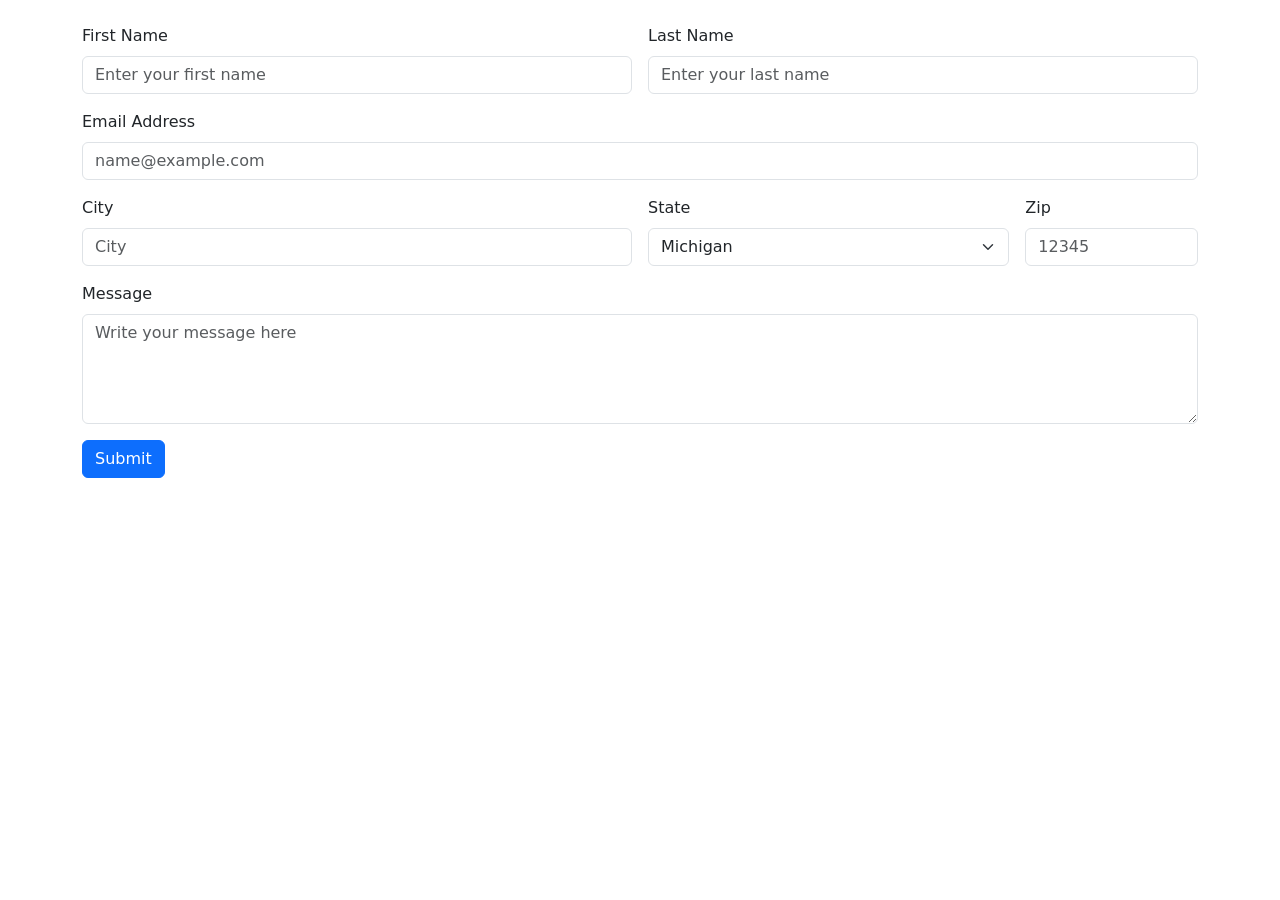
<file: index.html>
<!DOCTYPE html>
<html lang="en">
  <head>
    <meta charset="UTF-8" />
    <meta name="viewport" content="width=device-width, initial-scale=1.0" />
    <title>Form Project</title>
    <link
      href="https://cdn.jsdelivr.net/npm/bootstrap@5.3.3/dist/css/bootstrap.min.css"
      rel="stylesheet"
      integrity="sha384-QWTKZyjpPEjISv5WaRU9OFeRpok6YctnYmDr5pNlyT2bRjXh0JMhjY6hW+ALEwIH"
      crossorigin="anonymous"
    />
  </head>
  <body class="container">
    <main class="py-4">
      <form action="#" method="post" class="row g-3 needs-validation" novalidate>
        <div class="col-md-6">
          <label for="firstName" class="form-label">First Name</label>
          <input
            type="text"
            class="form-control"
            id="firstName"
            name="firstName"
            placeholder="Enter your first name"
            required
          />
        </div>

        <div class="col-md-6">
          <label for="lastName" class="form-label">Last Name</label>
          <input
            type="text"
            class="form-control"
            id="lastName"
            name="lastName"
            placeholder="Enter your last name"
            required
          />
        </div>

        <div class="col-md-12">
          <label for="email" class="form-label">Email Address</label>
          <input
            type="email"
            class="form-control"
            id="email"
            name="email"
            placeholder="name@example.com"
            required
          />
        </div>

        <div class="col-md-6">
          <label for="city" class="form-label">City</label>
          <input
            type="text"
            class="form-control"
            id="city"
            name="city"
            placeholder="City"
            required
          />
        </div>

        <div class="col-md-4">
          <label for="state" class="form-label">State</label>
          <select class="form-select" id="state" name="state" required>
            <option value="Ohio">Ohio</option>
            <option value="Texas">Texas</option>
            <option value="Michigan" selected>Michigan</option>
            <option value="Florida">Florida</option>
            <option value="California">California</option>
          </select>
        </div>

        <div class="col-md-2">
          <label for="zip" class="form-label">Zip</label>
          <input
            type="text"
            class="form-control"
            id="zip"
            name="zip"
            inputmode="numeric"
            pattern="[0-9]{5}"
            placeholder="12345"
            required
          />
        </div>

        <div class="col-12">
          <label for="message" class="form-label">Message</label>
          <textarea
            class="form-control"
            id="message"
            name="message"
            rows="4"
            placeholder="Write your message here"
            required
          ></textarea>
        </div>

        <div class="col-12">
          <button type="submit" class="btn btn-primary">Submit</button>
        </div>
      </form>
    </main>
  </body>
</html>
</file>
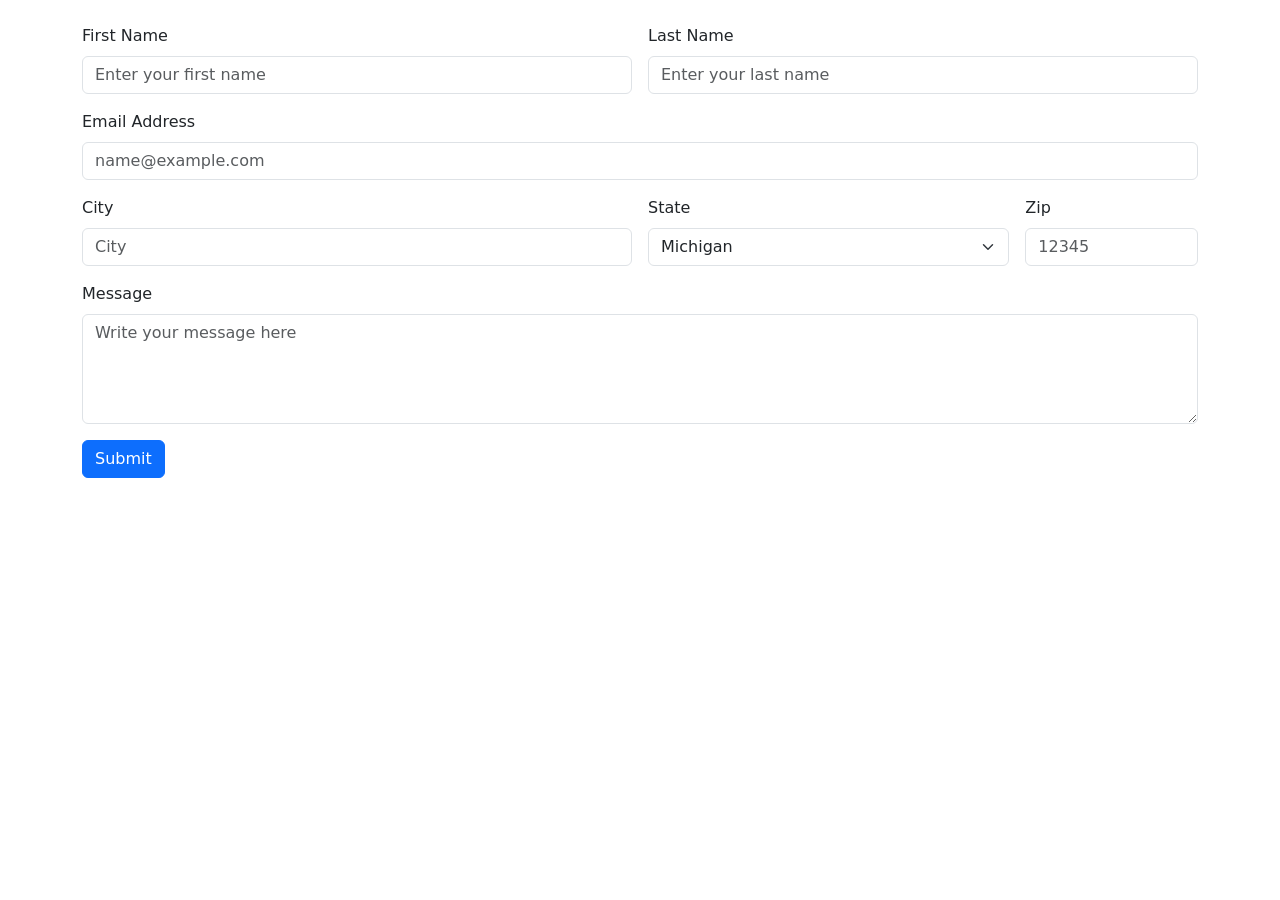
<file: assignments/assignment_1/index.html>
<!DOCTYPE html>
<html lang="en">
  <head>
    <meta charset="UTF-8" />
    <meta name="viewport" content="width=device-width, initial-scale=1.0" />
    <title>Form Project</title>
    <link
      href="https://cdn.jsdelivr.net/npm/bootstrap@5.3.3/dist/css/bootstrap.min.css"
      rel="stylesheet"
      integrity="sha384-QWTKZyjpPEjISv5WaRU9OFeRpok6YctnYmDr5pNlyT2bRjXh0JMhjY6hW+ALEwIH"
      crossorigin="anonymous"
    />
  </head>
  <body class="container">
    <main class="py-4">
      <form action="#" method="post" class="row g-3">
        <div class="col-md-6">
          <label for="firstName" class="form-label">First Name</label>
          <input
            type="text"
            class="form-control"
            id="firstName"
            name="firstName"
            placeholder="Enter your first name"
            required
          />
        </div>

        <div class="col-md-6">
          <label for="lastName" class="form-label">Last Name</label>
          <input
            type="text"
            class="form-control"
            id="lastName"
            name="lastName"
            placeholder="Enter your last name"
            required
          />
        </div>

        <div class="col-md-12">
          <label for="email" class="form-label">Email Address</label>
          <input
            type="email"
            class="form-control"
            id="email"
            name="email"
            placeholder="name@example.com"
            required
          />
        </div>

        <div class="col-md-6">
          <label for="city" class="form-label">City</label>
          <input
            type="text"
            class="form-control"
            id="city"
            name="city"
            placeholder="City"
            required
          />
        </div>

        <div class="col-md-4">
          <label for="state" class="form-label">State</label>
          <select class="form-select" id="state" name="state" required>
            <option value="Ohio">Ohio</option>
            <option value="Texas">Texas</option>
            <option value="Michigan" selected>Michigan</option>
            <option value="Florida">Florida</option>
            <option value="California">California</option>
          </select>
        </div>

        <div class="col-md-2">
          <label for="zip" class="form-label">Zip</label>
          <input
            type="text"
            class="form-control"
            id="zip"
            name="zip"
            inputmode="numeric"
            pattern="[0-9]{5}"
            placeholder="12345"
            required
          />
        </div>

        <div class="col-12">
          <label for="message" class="form-label">Message</label>
          <textarea
            class="form-control"
            id="message"
            name="message"
            rows="4"
            placeholder="Write your message here"
            required
          ></textarea>
        </div>

        <div class="col-12">
          <button type="submit" class="btn btn-primary">Submit</button>
        </div>
      </form>
    </main>
  </body>
</html>
</file>
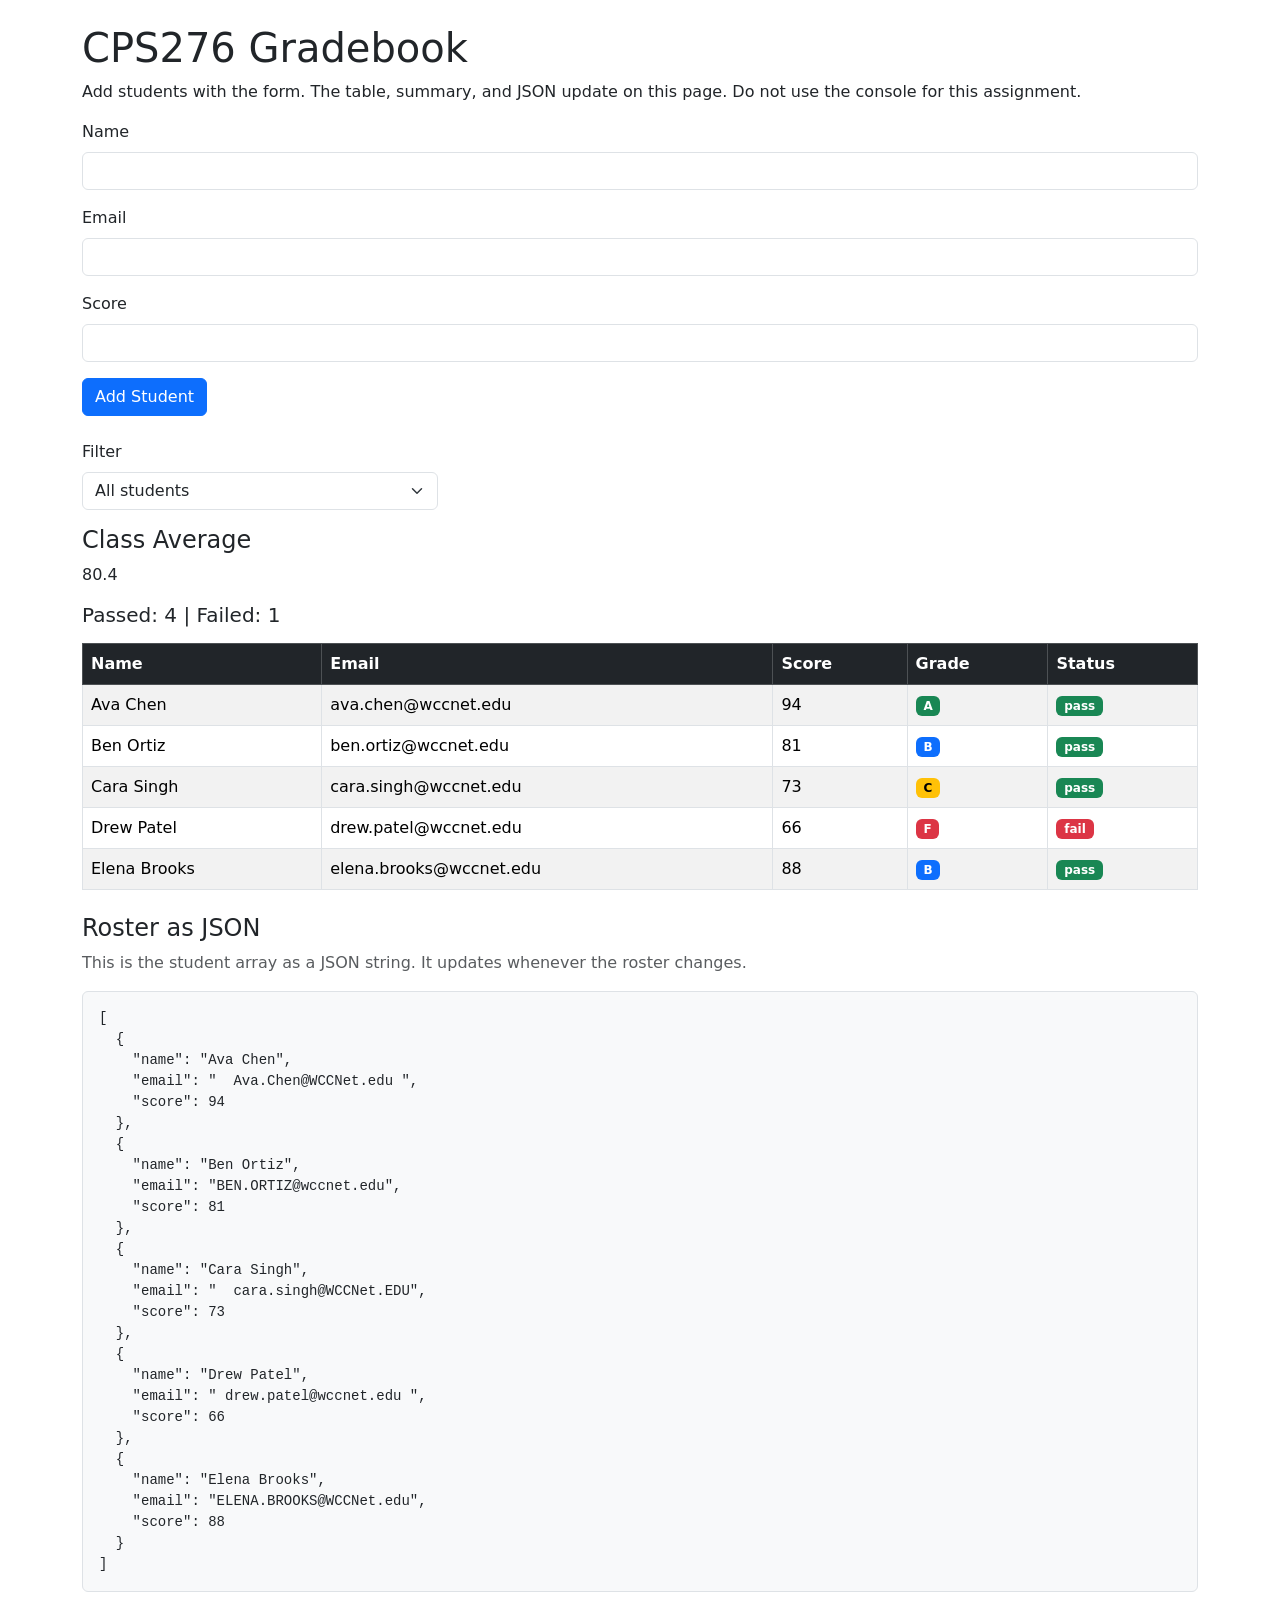
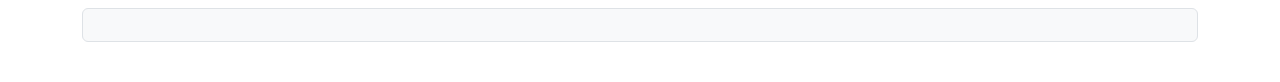
<file: assignments/assignment_10/index.html>
<!DOCTYPE html>
<html lang="en">
<head>
  <meta charset="utf-8">
  <meta name="viewport" content="width=device-width, initial-scale=1">
  <title>CPS276 Gradebook</title>
  <link href="https://cdn.jsdelivr.net/npm/bootstrap@5.3.3/dist/css/bootstrap.min.css" rel="stylesheet">
</head>

<body class="container py-4">

  <h1>CPS276 Gradebook</h1>

  <p>
    Add students with the form. The table, summary, and JSON update
    on this page. Do not use the console for this assignment.
  </p>

  <!-- Add Student Form -->
  <form id="studentForm" class="mb-4">

    <div class="mb-3">
      <label for="nameInput" class="form-label">Name</label>
      <input
        type="text"
        id="nameInput"
        class="form-control"
      >
    </div>

    <div class="mb-3">
      <label for="emailInput" class="form-label">Email</label>
      <input
        type="text"
        id="emailInput"
        class="form-control"
      >
    </div>

    <div class="mb-3">
      <label for="scoreInput" class="form-label">Score</label>
      <input
        type="number"
        id="scoreInput"
        class="form-control"
      >
    </div>

    <button type="submit" class="btn btn-primary">
      Add Student
    </button>

    <p id="formError" class="text-danger mt-2"></p>

  </form>

  <!-- Student Filter -->
  <div class="row mb-3">
    <div class="col-md-4">

      <label for="filterSelect" class="form-label">Filter</label>

      <select id="filterSelect" class="form-select">
        <option value="all">All students</option>
        <option value="pass">Passing</option>
        <option value="fail">Failing</option>
      </select>

    </div>
  </div>

  <h2 class="h4">Class Average</h2>

  <p id="averageDisplay">0.0</p>

  <h2 class="h5">
    Passed: <span id="passedDisplay">0</span>
    |
    Failed: <span id="failedDisplay">0</span>
  </h2>

  <table class="table table-striped table-bordered mt-3">

    <thead class="table-dark">
      <tr>
        <th>Name</th>
        <th>Email</th>
        <th>Score</th>
        <th>Grade</th>
        <th>Status</th>
      </tr>
    </thead>

    <tbody id="studentTableBody"></tbody>

  </table>

  <h2 class="h4 mt-4">Roster as JSON</h2>

<p class="text-muted">
  This is the student array as a JSON string. It updates whenever the roster changes.
</p>

<pre id="jsonPreview" class="border rounded p-3 bg-light"></pre>
  <pre id="jsonPreview" class="border rounded p-3 bg-light"></pre>

  <script src="app.js"></script>

</body>
</html>
</file>
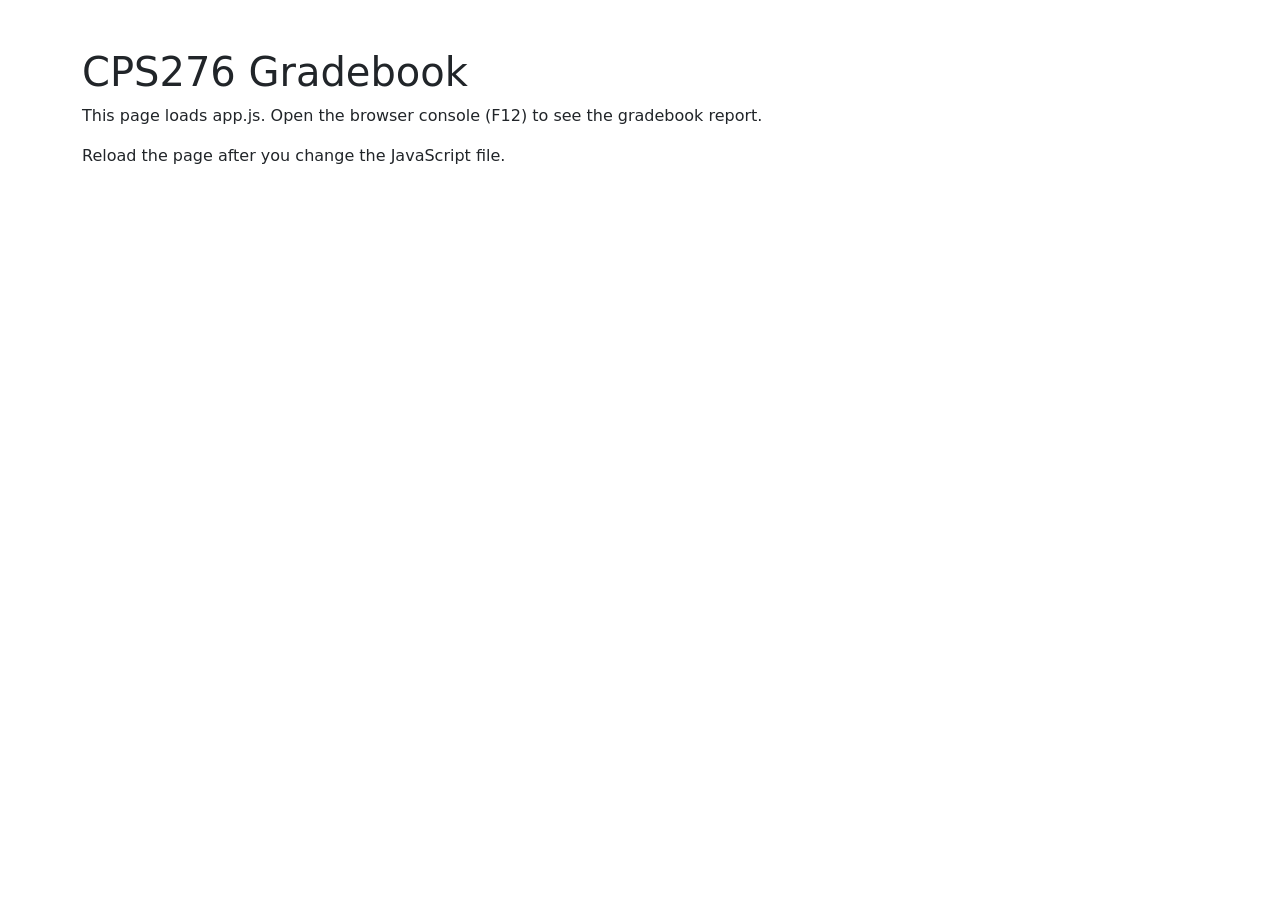
<file: assignments/assignment_9/index.html>
<!DOCTYPE html>
<html lang="en">
<head>
    <meta charset="UTF-8">
    <meta name="viewport" content="width=device-width, initial-scale=1">
    <title>CPS276 Gradebook</title>

    <link href="https://cdn.jsdelivr.net/npm/bootstrap@5.3.3/dist/css/bootstrap.min.css" rel="stylesheet">
</head>

<body>

    <div class="container mt-5">
        <h1>CPS276 Gradebook</h1>

        <p>This page loads app.js. Open the browser console (F12) to see the gradebook report.</p>

        <p>Reload the page after you change the JavaScript file.</p>
    </div>

    <script src="app.js"></script>
</body>
</html>
</file>
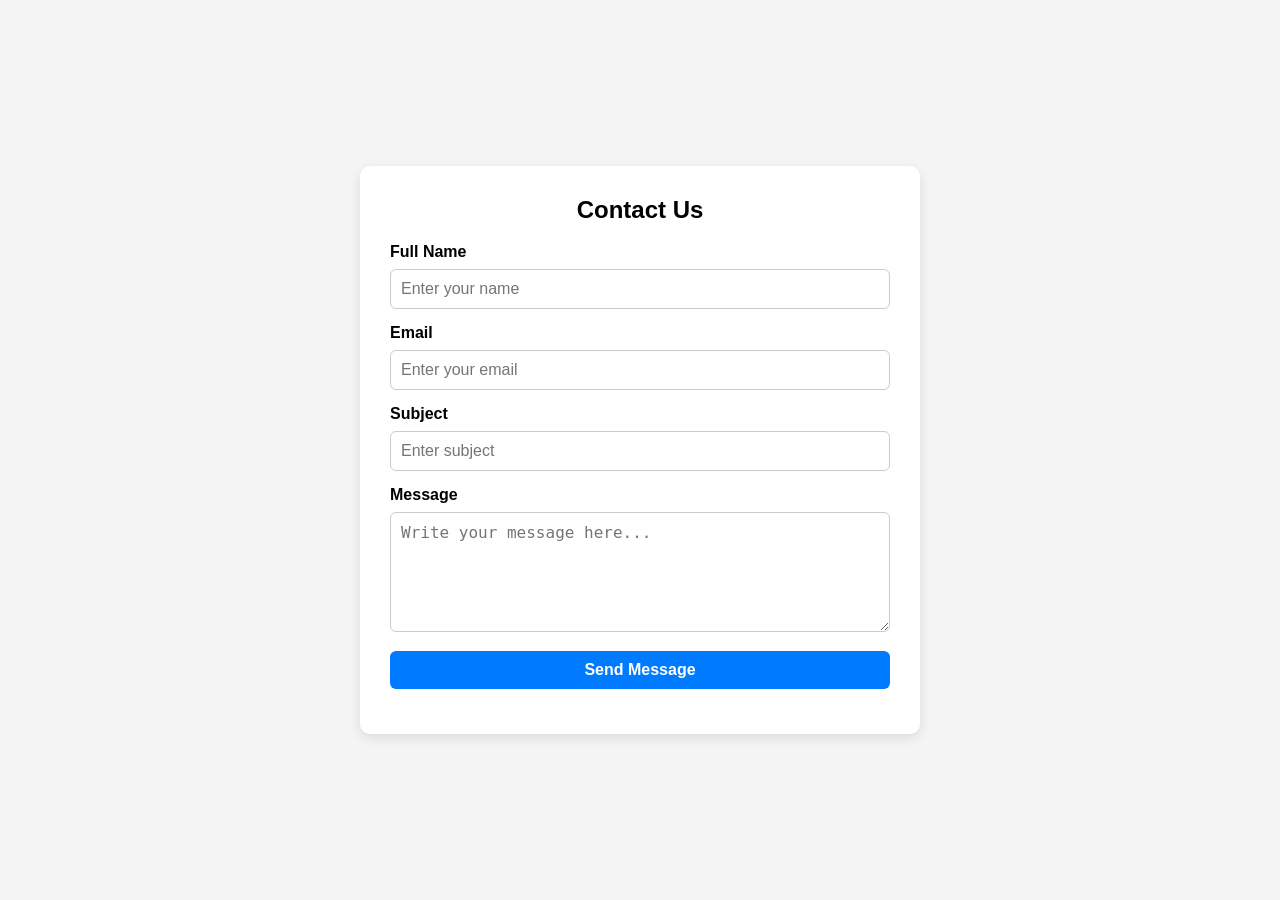
<file: form.html>
<!DOCTYPE html>
<html lang="en">
<head>
  <meta charset="UTF-8" />
  <meta name="viewport" content="width=device-width, initial-scale=1.0" />
  <title>Contact Form</title>
  <style>
    body {
      font-family: Arial, sans-serif;
      background: #f4f4f4;
      display: flex;
      justify-content: center;
      align-items: center;
      min-height: 100vh;
      margin: 0;
    }

    .form-container {
      background: #fff;
      padding: 30px;
      border-radius: 10px;
      box-shadow: 0 4px 12px rgba(0, 0, 0, 0.1);
      width: 100%;
      max-width: 500px;
    }

    h2 {
      margin-top: 0;
      text-align: center;
    }

    label {
      display: block;
      margin-bottom: 8px;
      font-weight: bold;
    }

    input, textarea, button {
      width: 100%;
      box-sizing: border-box;
      padding: 10px;
      margin-bottom: 15px;
      border: 1px solid #ccc;
      border-radius: 6px;
      font-size: 16px;
    }

    textarea {
      resize: vertical;
      min-height: 120px;
    }

    button {
      background: #007bff;
      color: white;
      border: none;
      cursor: pointer;
      font-weight: bold;
    }

    button:hover {
      background: #0056b3;
    }
  </style>
</head>
<body>
  <div class="form-container">
    <h2>Contact Us</h2>
    <form action="#" method="post">
      <label for="name">Full Name</label>
      <input type="text" id="name" name="name" placeholder="Enter your name" required />

      <label for="email">Email</label>
      <input type="email" id="email" name="email" placeholder="Enter your email" required />

      <label for="subject">Subject</label>
      <input type="text" id="subject" name="subject" placeholder="Enter subject" required />

      <label for="message">Message</label>
      <textarea id="message" name="message" placeholder="Write your message here..." required></textarea>

      <button type="submit">Send Message</button>
    </form>
  </div>
</body>
</html>
</file>
